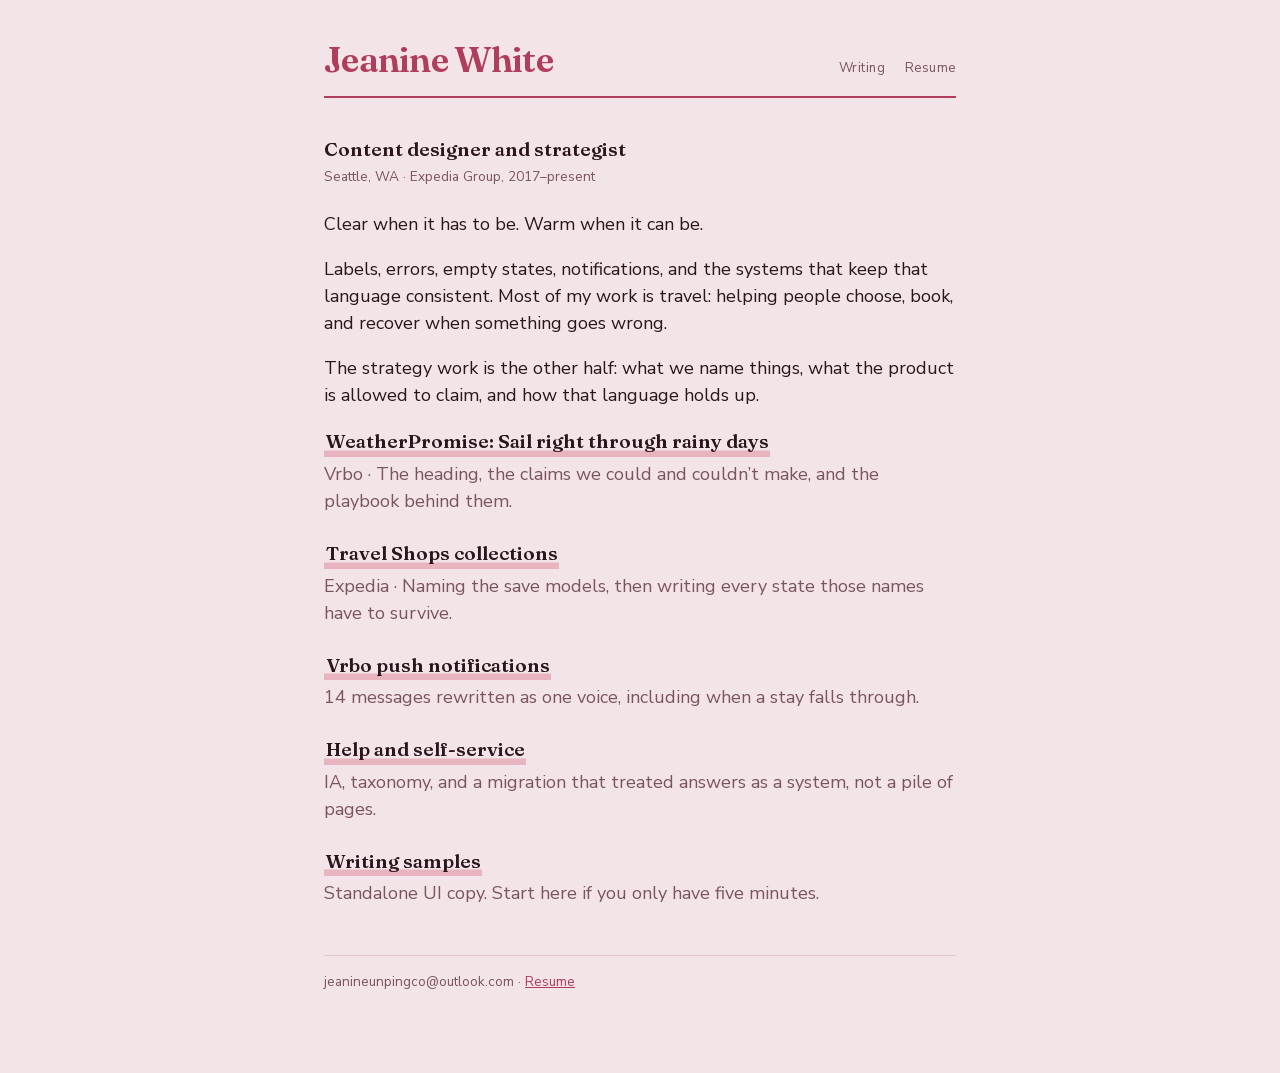
<file: index.html>
<!DOCTYPE html>
<html lang="en">
<head>
  <meta charset="utf-8">
  <meta name="viewport" content="width=device-width, initial-scale=1">
  <title>Jeanine White · Content designer and strategist</title>
  <link rel="stylesheet" href="styles.css?v=3">
</head>
<body>
  <div class="wrap">
    <header>
      <a class="mark" href="index.html"><em>Jeanine</em> <span>White</span></a>
      <nav>
        <a href="writing.html">Writing</a>
        <a href="resume.html">Resume</a>
      </nav>
    </header>

    <h1 class="home-title">Content designer and strategist</h1>
    <p class="meta">Seattle, WA · Expedia Group, 2017–present</p>

    <p>Clear when it has to be. Warm when it can be.</p>
    <p>Labels, errors, empty states, notifications, and the systems that keep that language consistent. Most of my work is travel: helping people choose, book, and recover when something goes wrong.</p>
    <p>The strategy work is the other half: what we name things, what the product is allowed to claim, and how that language holds up.</p>

    <div class="index-work">
      <h2><a href="weatherpromise.html">WeatherPromise: Sail right through rainy days</a></h2>
      <p>Vrbo · The heading, the claims we could and couldn’t make, and the playbook behind them.</p>

      <h2><a href="travel-shops.html">Travel Shops collections</a></h2>
      <p>Expedia · Naming the save models, then writing every state those names have to survive.</p>

      <h2><a href="vrbo-pushes.html">Vrbo push notifications</a></h2>
      <p>14 messages rewritten as one voice, including when a stay falls through.</p>

      <h2><a href="help.html">Help and self-service</a></h2>
      <p>IA, taxonomy, and a migration that treated answers as a system, not a pile of pages.</p>

      <h2><a href="writing.html">Writing samples</a></h2>
      <p>Standalone UI copy. Start here if you only have five minutes.</p>
    </div>

    <footer>
      jeanineunpingco@outlook.com · <a href="resume.html">Resume</a>
    </footer>
  </div>
</body>
</html>
</file>
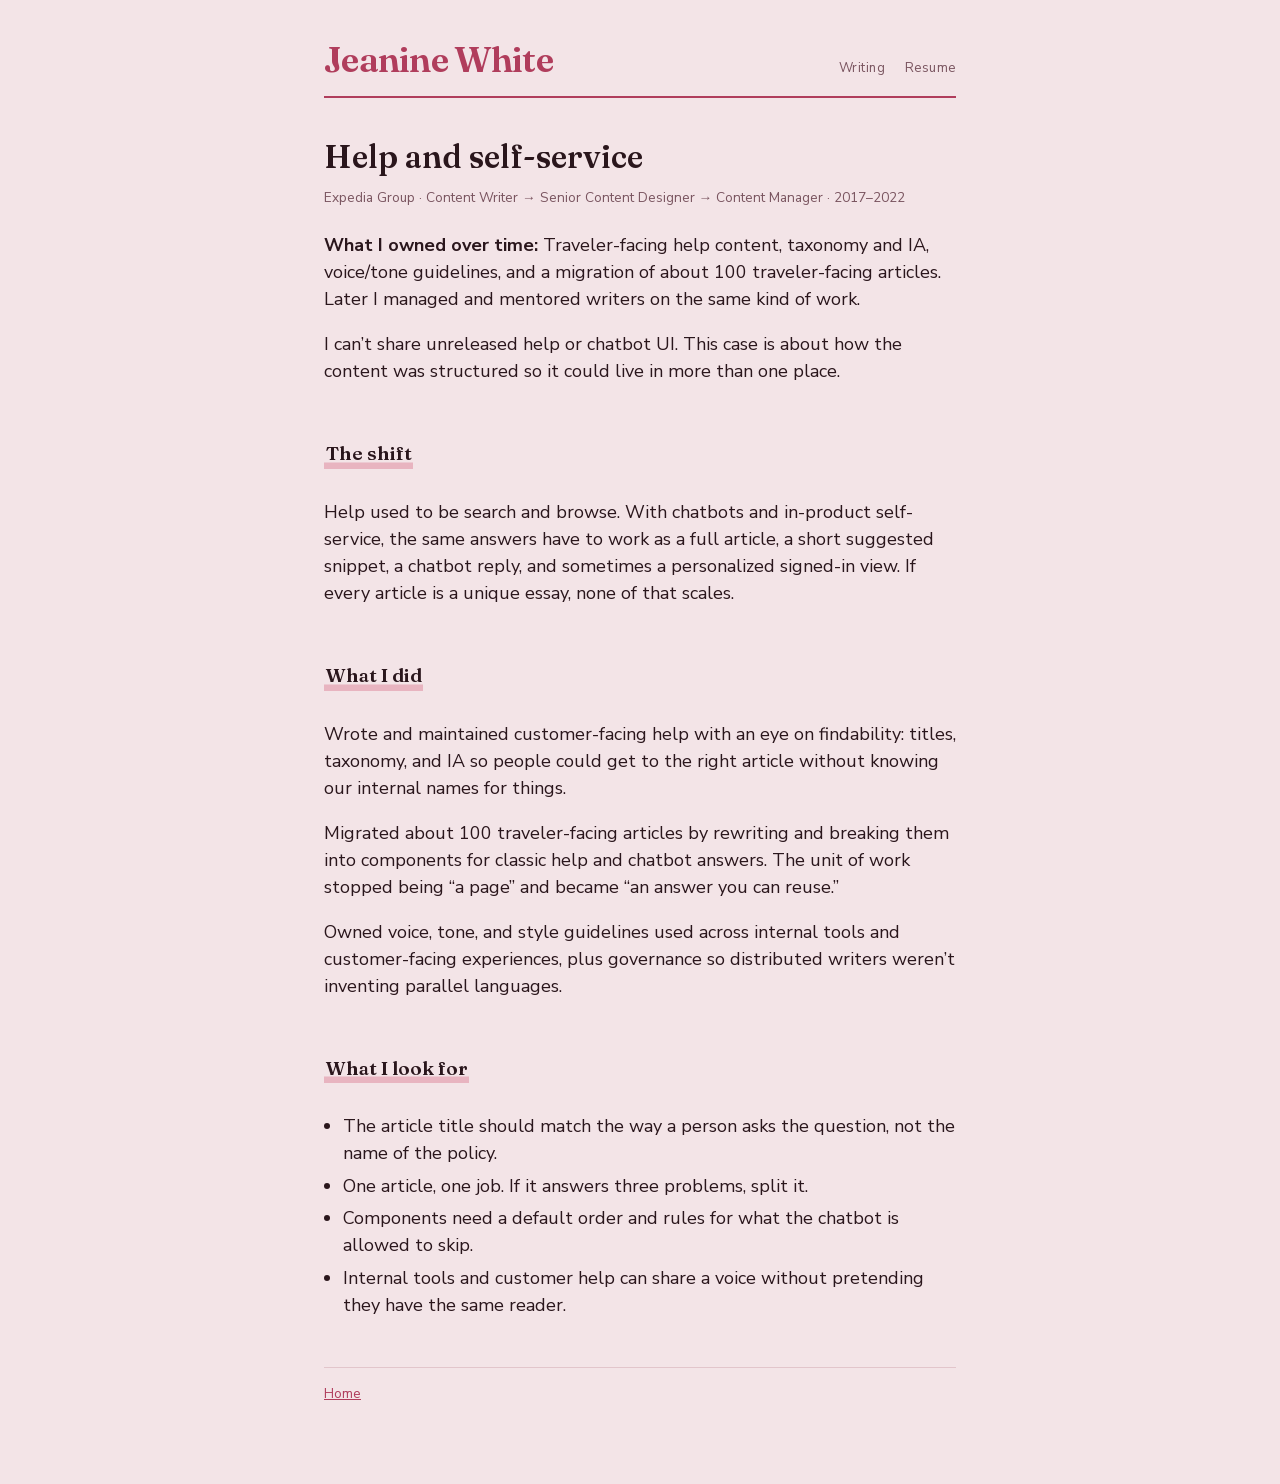
<file: help.html>
<!DOCTYPE html>
<html lang="en">
<head>
  <meta charset="utf-8">
  <meta name="viewport" content="width=device-width, initial-scale=1">
  <title>Help and self-service · Jeanine White</title>
  <link rel="stylesheet" href="styles.css?v=3">
</head>
<body>
  <div class="wrap">
    <header>
      <a class="mark" href="index.html"><em>Jeanine</em> <span>White</span></a>
      <nav>
        <a href="writing.html">Writing</a>
        <a href="resume.html">Resume</a>
      </nav>
    </header>

    <h1>Help and self-service</h1>
    <p class="meta">Expedia Group · Content Writer → Senior Content Designer → Content Manager · 2017–2022</p>
    <p><strong>What I owned over time:</strong> Traveler-facing help content, taxonomy and IA, voice/tone guidelines, and a migration of about 100 traveler-facing articles. Later I managed and mentored writers on the same kind of work.</p>
    <p>I can’t share unreleased help or chatbot UI. This case is about how the content was structured so it could live in more than one place.</p>

    <h2>The shift</h2>
    <p>Help used to be search and browse. With chatbots and in-product self-service, the same answers have to work as a full article, a short suggested snippet, a chatbot reply, and sometimes a personalized signed-in view. If every article is a unique essay, none of that scales.</p>

    <h2>What I did</h2>
    <p>Wrote and maintained customer-facing help with an eye on findability: titles, taxonomy, and IA so people could get to the right article without knowing our internal names for things.</p>
    <p>Migrated about 100 traveler-facing articles by rewriting and breaking them into components for classic help and chatbot answers. The unit of work stopped being “a page” and became “an answer you can reuse.”</p>
    <p>Owned voice, tone, and style guidelines used across internal tools and customer-facing experiences, plus governance so distributed writers weren’t inventing parallel languages.</p>

    <h2>What I look for</h2>
    <ul>
      <li>The article title should match the way a person asks the question, not the name of the policy.</li>
      <li>One article, one job. If it answers three problems, split it.</li>
      <li>Components need a default order and rules for what the chatbot is allowed to skip.</li>
      <li>Internal tools and customer help can share a voice without pretending they have the same reader.</li>
    </ul>

    <footer>
      <a href="index.html">Home</a>
    </footer>
  </div>
</body>
</html>
</file>
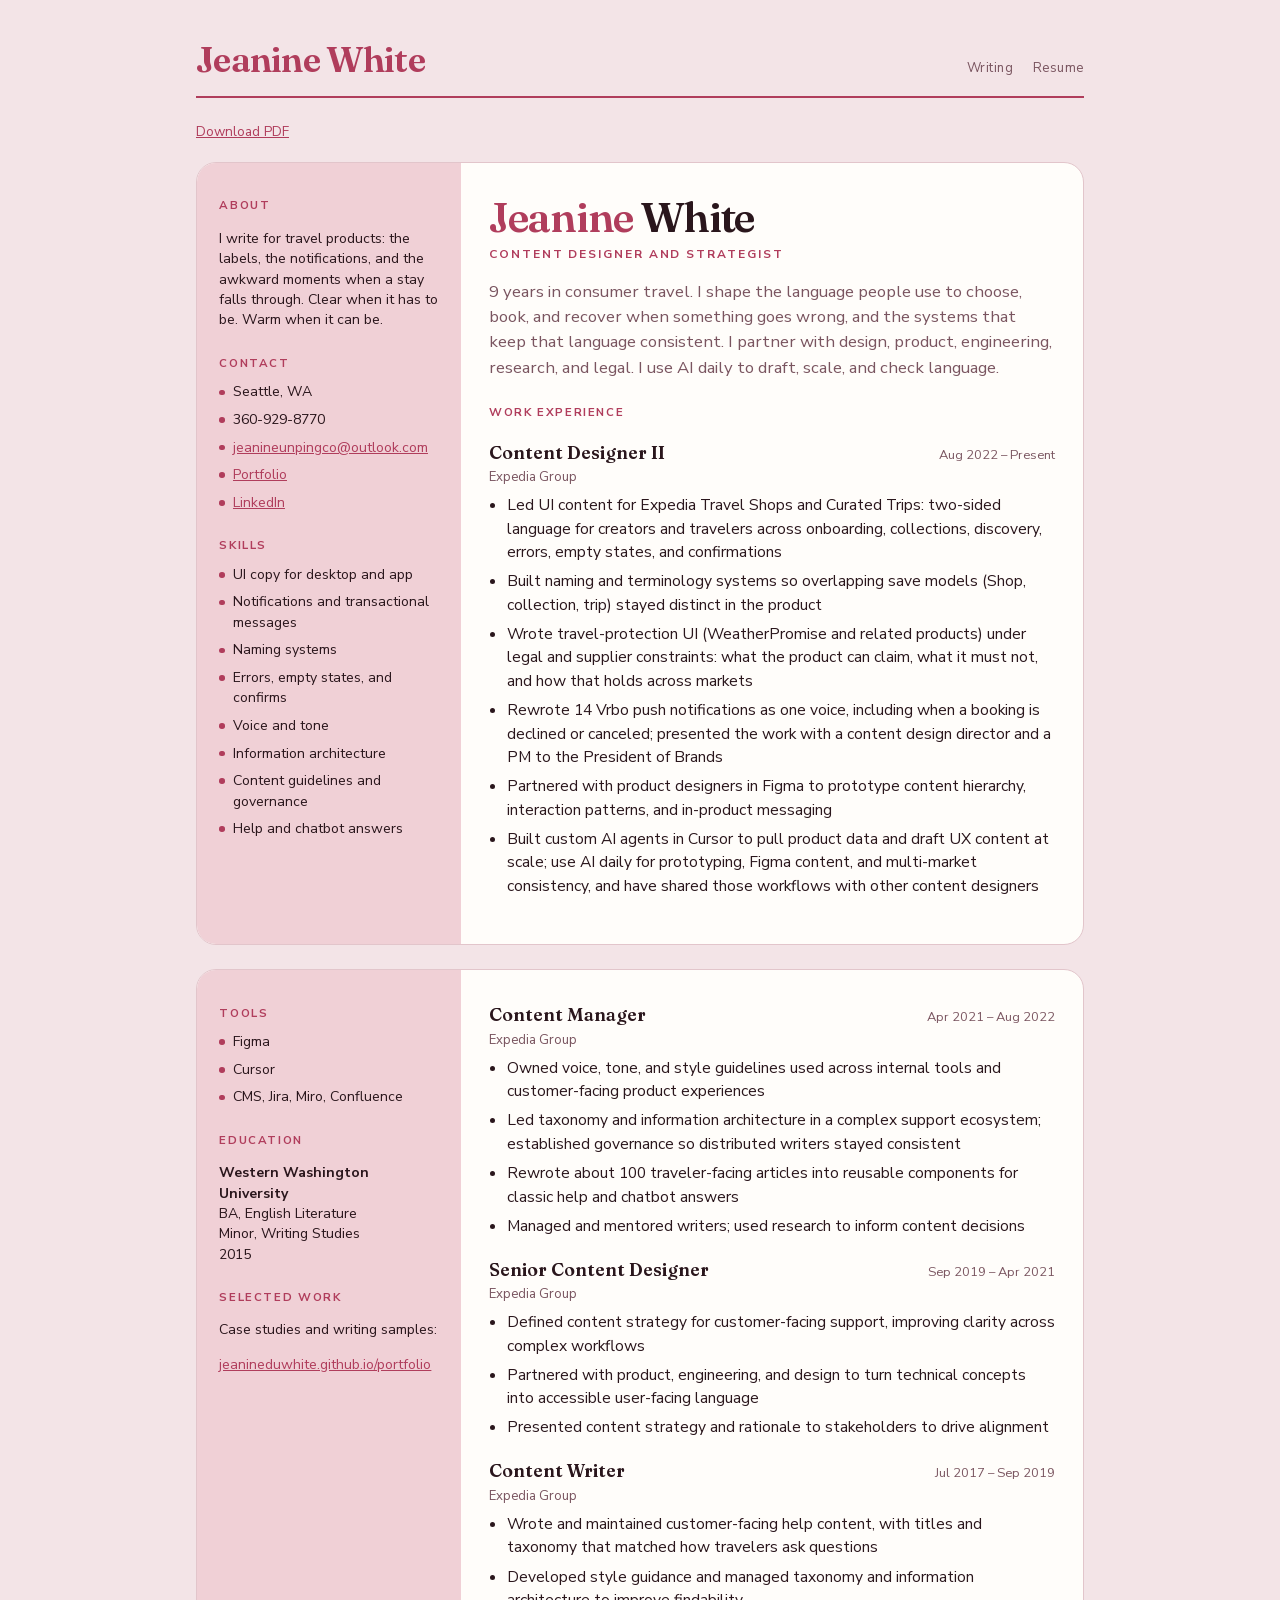
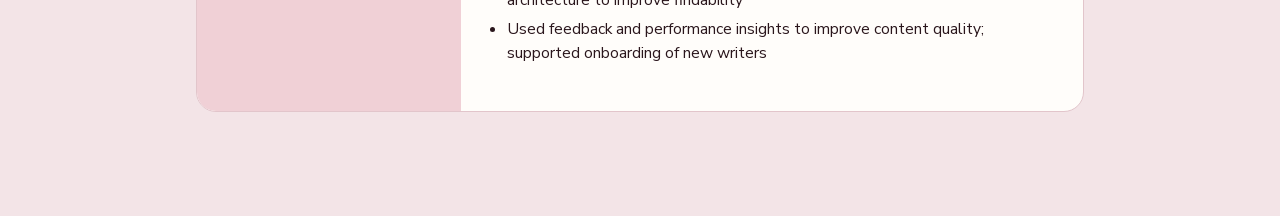
<file: resume.html>
<!DOCTYPE html>
<html lang="en">
<head>
  <meta charset="utf-8">
  <meta name="viewport" content="width=device-width, initial-scale=1">
  <title>Resume · Jeanine White</title>
  <link rel="stylesheet" href="styles.css?v=3">
  <style>
    @page { size: letter; margin: 0; }
    * { -webkit-print-color-adjust: exact; print-color-adjust: exact; }
  </style>
</head>
<body class="resume-page">
  <div class="wrap">
    <header>
      <a class="mark" href="index.html"><em>Jeanine</em> <span>White</span></a>
      <nav>
        <a href="writing.html">Writing</a>
        <a href="resume.html">Resume</a>
      </nav>
    </header>

    <p class="download"><a href="Jeanine-White-Resume.pdf">Download PDF</a></p>

    <div class="resume-sheet">
      <aside class="resume-side">
        <h2>About</h2>
        <p>I write for travel products: the labels, the notifications, and the awkward moments when a stay falls through. Clear when it has to be. Warm when it can be.</p>
        <h2>Contact</h2>
        <ul>
          <li>Seattle, WA</li>
          <li>360-929-8770</li>
          <li><a href="mailto:jeanineunpingco@outlook.com">jeanineunpingco@outlook.com</a></li>
          <li><a href="https://jeanineduwhite.github.io/portfolio/">Portfolio</a></li>
          <li><a href="https://www.linkedin.com/in/jeanineunpingco">LinkedIn</a></li>
        </ul>
        <h2>Skills</h2>
        <ul>
          <li>UI copy for desktop and app</li>
          <li>Notifications and transactional messages</li>
          <li>Naming systems</li>
          <li>Errors, empty states, and confirms</li>
          <li>Voice and tone</li>
          <li>Information architecture</li>
          <li>Content guidelines and governance</li>
          <li>Help and chatbot answers</li>
        </ul>
      </aside>
      <div class="resume-main">
        <h1 class="resume-name"><em>Jeanine</em> <span>White</span></h1>
        <p class="resume-kicker">Content designer and strategist</p>
        <p class="resume-intro">9 years in consumer travel. I shape the language people use to choose, book, and recover when something goes wrong, and the systems that keep that language consistent. I partner with design, product, engineering, research, and legal. I use AI daily to draft, scale, and check language.</p>
        <h2>Work experience</h2>
        <div class="resume-job">
          <div>
            <h3>Content Designer II</h3>
            <p class="co">Expedia Group</p>
          </div>
          <div class="dates">Aug 2022 – Present</div>
        </div>
        <ul>
          <li>Led UI content for Expedia Travel Shops and Curated Trips: two-sided language for creators and travelers across onboarding, collections, discovery, errors, empty states, and confirmations</li>
          <li>Built naming and terminology systems so overlapping save models (Shop, collection, trip) stayed distinct in the product</li>
          <li>Wrote travel-protection UI (WeatherPromise and related products) under legal and supplier constraints: what the product can claim, what it must not, and how that holds across markets</li>
          <li>Rewrote 14 Vrbo push notifications as one voice, including when a booking is declined or canceled; presented the work with a content design director and a PM to the President of Brands</li>
          <li>Partnered with product designers in Figma to prototype content hierarchy, interaction patterns, and in-product messaging</li>
          <li>Built custom AI agents in Cursor to pull product data and draft UX content at scale; use AI daily for prototyping, Figma content, and multi-market consistency, and have shared those workflows with other content designers</li>
        </ul>
      </div>
    </div>

    <div class="resume-sheet">
      <aside class="resume-side">
        <h2>Tools</h2>
        <ul>
          <li>Figma</li>
          <li>Cursor</li>
          <li>CMS, Jira, Miro, Confluence</li>
        </ul>
        <h2>Education</h2>
        <p><strong>Western Washington University</strong><br>
        BA, English Literature<br>
        Minor, Writing Studies<br>
        2015</p>
        <h2>Selected work</h2>
        <p>Case studies and writing samples:</p>
        <p><a href="https://jeanineduwhite.github.io/portfolio/">jeanineduwhite.github.io/portfolio</a></p>
      </aside>
      <div class="resume-main">
        <div class="resume-job cont">
          <div>
            <h3>Content Manager</h3>
            <p class="co">Expedia Group</p>
          </div>
          <div class="dates">Apr 2021 – Aug 2022</div>
        </div>
        <ul>
          <li>Owned voice, tone, and style guidelines used across internal tools and customer-facing product experiences</li>
          <li>Led taxonomy and information architecture in a complex support ecosystem; established governance so distributed writers stayed consistent</li>
          <li>Rewrote about 100 traveler-facing articles into reusable components for classic help and chatbot answers</li>
          <li>Managed and mentored writers; used research to inform content decisions</li>
        </ul>
        <div class="resume-job">
          <div>
            <h3>Senior Content Designer</h3>
            <p class="co">Expedia Group</p>
          </div>
          <div class="dates">Sep 2019 – Apr 2021</div>
        </div>
        <ul>
          <li>Defined content strategy for customer-facing support, improving clarity across complex workflows</li>
          <li>Partnered with product, engineering, and design to turn technical concepts into accessible user-facing language</li>
          <li>Presented content strategy and rationale to stakeholders to drive alignment</li>
        </ul>
        <div class="resume-job">
          <div>
            <h3>Content Writer</h3>
            <p class="co">Expedia Group</p>
          </div>
          <div class="dates">Jul 2017 – Sep 2019</div>
        </div>
        <ul>
          <li>Wrote and maintained customer-facing help content, with titles and taxonomy that matched how travelers ask questions</li>
          <li>Developed style guidance and managed taxonomy and information architecture to improve findability</li>
          <li>Used feedback and performance insights to improve content quality; supported onboarding of new writers</li>
        </ul>
      </div>
    </div>
  </div>
</body>
</html>
</file>
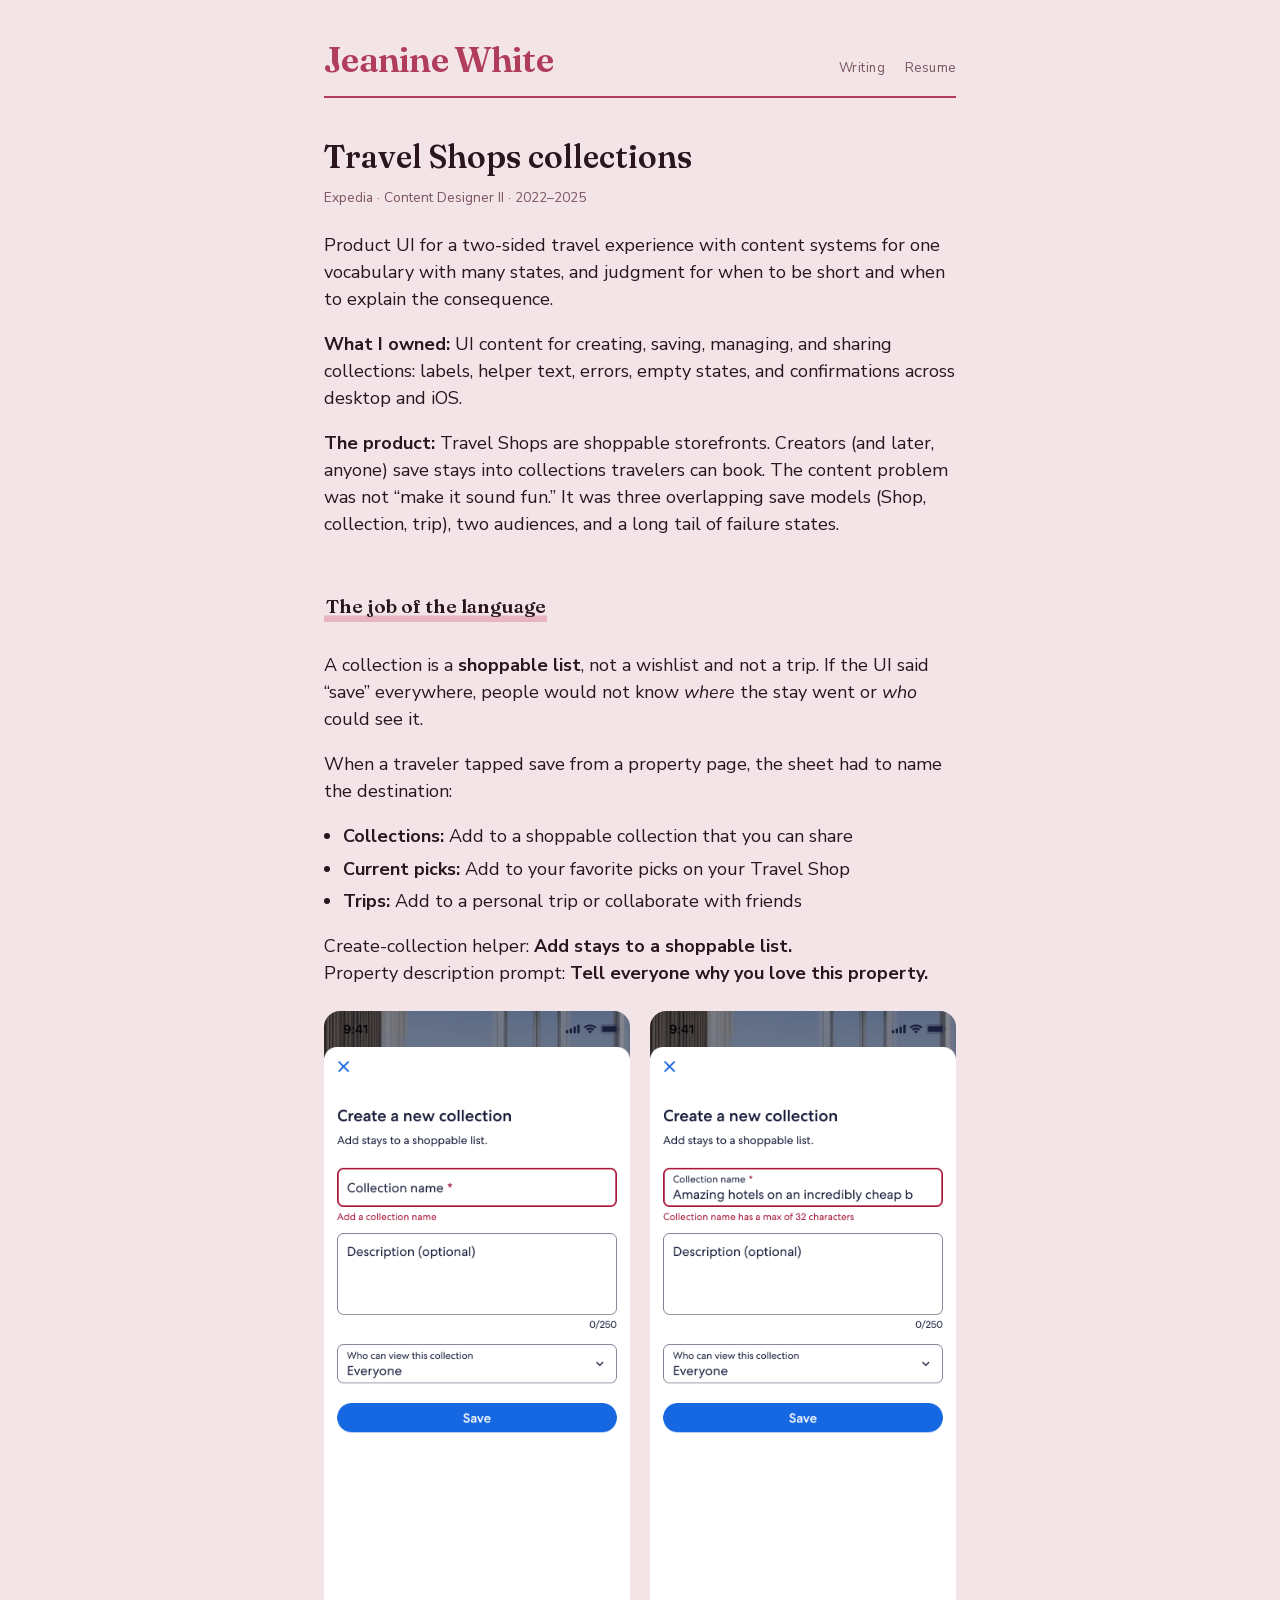
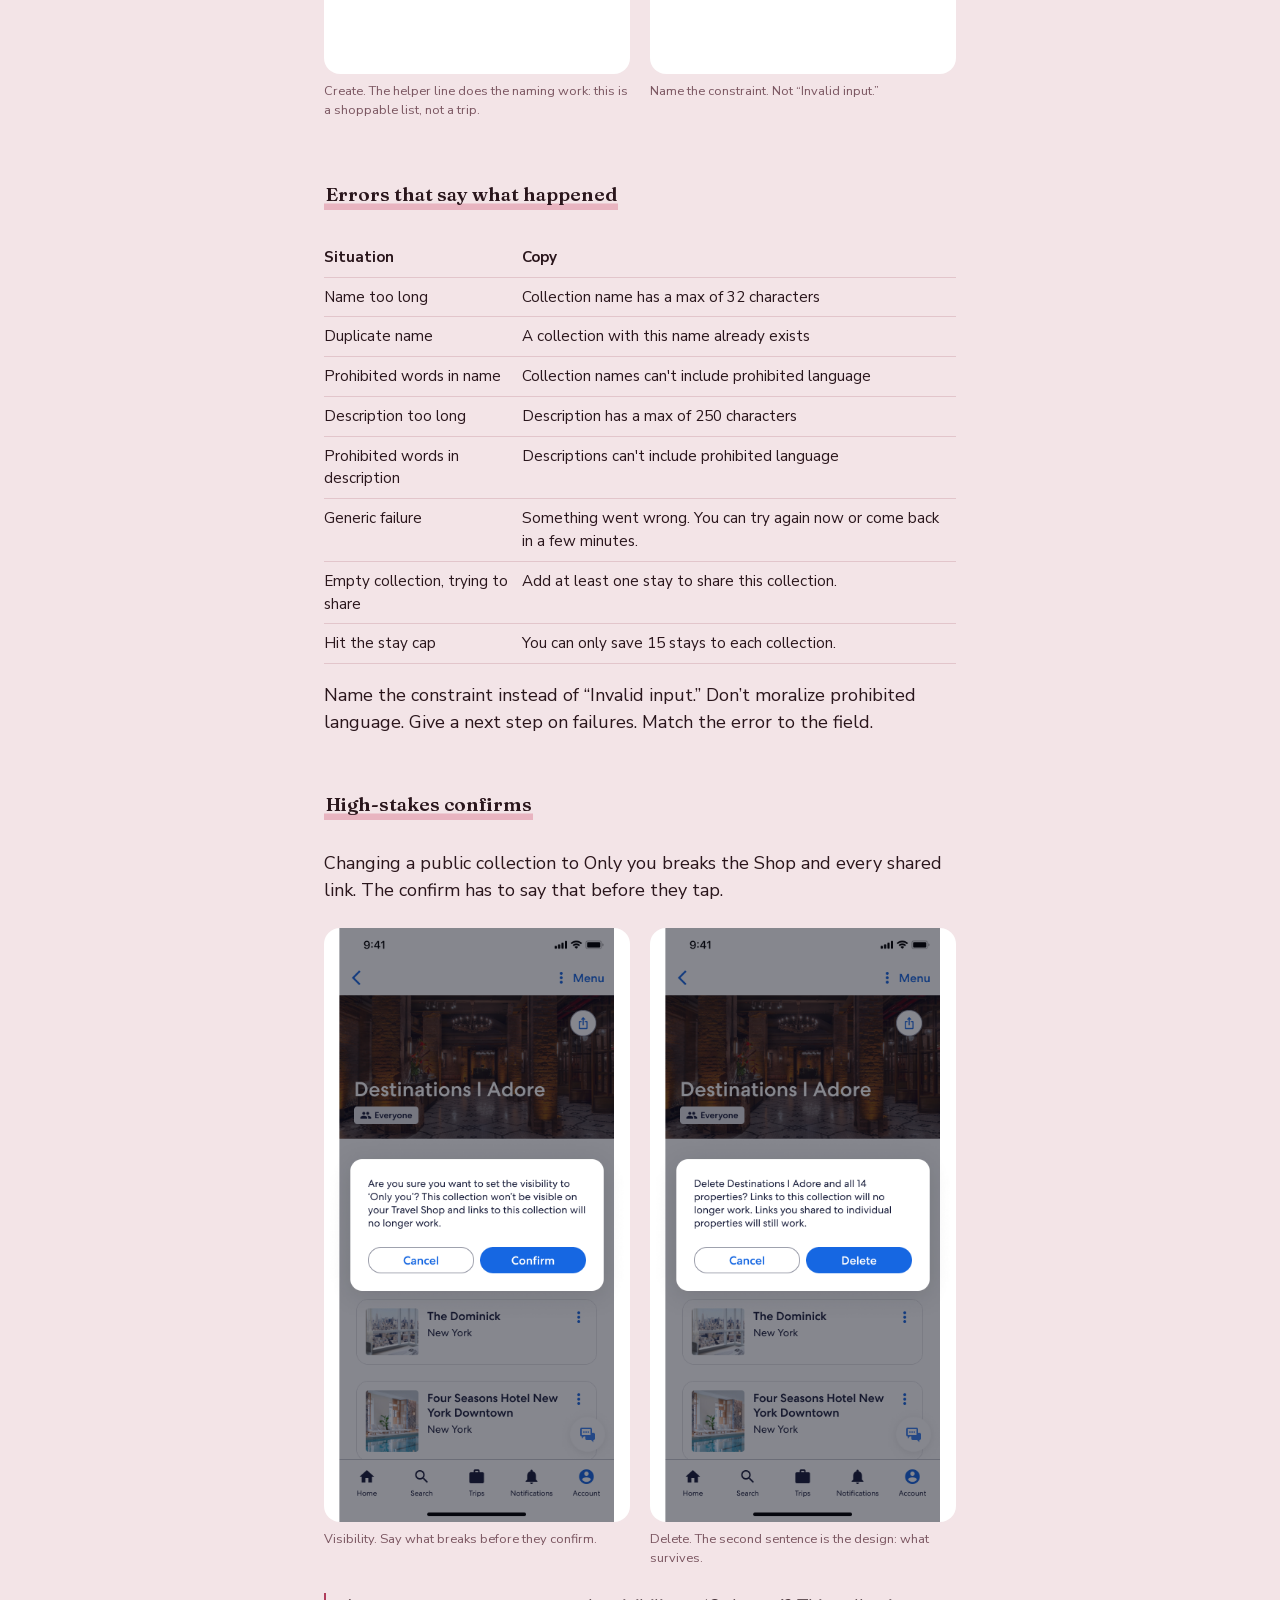
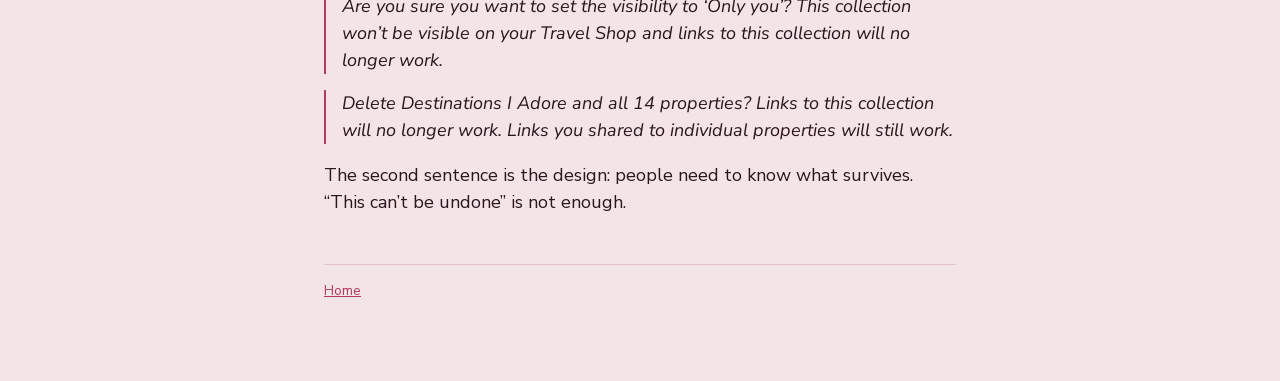
<file: travel-shops.html>
<!DOCTYPE html>
<html lang="en">
<head>
  <meta charset="utf-8">
  <meta name="viewport" content="width=device-width, initial-scale=1">
  <title>Travel Shops collections · Jeanine White</title>
  <link rel="stylesheet" href="styles.css?v=3">
</head>
<body>
  <div class="wrap">
    <header>
      <a class="mark" href="index.html"><em>Jeanine</em> <span>White</span></a>
      <nav>
        <a href="writing.html">Writing</a>
        <a href="resume.html">Resume</a>
      </nav>
    </header>

    <h1>Travel Shops collections</h1>
    <p class="meta">Expedia · Content Designer II · 2022–2025</p>

    <p>Product UI for a two-sided travel experience with content systems for one vocabulary with many states, and judgment for when to be short and when to explain the consequence.</p>
    <p><strong>What I owned:</strong> UI content for creating, saving, managing, and sharing collections: labels, helper text, errors, empty states, and confirmations across desktop and iOS.</p>
    <p><strong>The product:</strong> Travel Shops are shoppable storefronts. Creators (and later, anyone) save stays into collections travelers can book. The content problem was not “make it sound fun.” It was three overlapping save models (Shop, collection, trip), two audiences, and a long tail of failure states.</p>

    <h2>The job of the language</h2>
    <p>A collection is a <strong>shoppable list</strong>, not a wishlist and not a trip. If the UI said “save” everywhere, people would not know <em>where</em> the stay went or <em>who</em> could see it.</p>
    <p>When a traveler tapped save from a property page, the sheet had to name the destination:</p>
    <ul>
      <li><strong>Collections:</strong> Add to a shoppable collection that you can share</li>
      <li><strong>Current picks:</strong> Add to your favorite picks on your Travel Shop</li>
      <li><strong>Trips:</strong> Add to a personal trip or collaborate with friends</li>
    </ul>
    <p>Create-collection helper: <strong>Add stays to a shoppable list.</strong><br>
    Property description prompt: <strong>Tell everyone why you love this property.</strong></p>
    <div class="pair">
      <figure class="screen">
        <img src="images/ts-create.png" alt="Create a new collection sheet with helper text Add stays to a shoppable list">
        <figcaption>Create. The helper line does the naming work: this is a shoppable list, not a trip.</figcaption>
      </figure>
      <figure class="screen">
        <img src="images/ts-error-max-name.png" alt="Collection name field showing error Collection name has a max of 32 characters">
        <figcaption>Name the constraint. Not “Invalid input.”</figcaption>
      </figure>
    </div>

    <h2>Errors that say what happened</h2>
    <table>
      <thead><tr><th>Situation</th><th>Copy</th></tr></thead>
      <tbody>
        <tr><td>Name too long</td><td>Collection name has a max of 32 characters</td></tr>
        <tr><td>Duplicate name</td><td>A collection with this name already exists</td></tr>
        <tr><td>Prohibited words in name</td><td>Collection names can't include prohibited language</td></tr>
        <tr><td>Description too long</td><td>Description has a max of 250 characters</td></tr>
        <tr><td>Prohibited words in description</td><td>Descriptions can't include prohibited language</td></tr>
        <tr><td>Generic failure</td><td>Something went wrong. You can try again now or come back in a few minutes.</td></tr>
        <tr><td>Empty collection, trying to share</td><td>Add at least one stay to share this collection.</td></tr>
        <tr><td>Hit the stay cap</td><td>You can only save 15 stays to each collection.</td></tr>
      </tbody>
    </table>
    <p>Name the constraint instead of “Invalid input.” Don’t moralize prohibited language. Give a next step on failures. Match the error to the field.</p>

    <h2>High-stakes confirms</h2>
    <p>Changing a public collection to Only you breaks the Shop and every shared link. The confirm has to say that before they tap.</p>
    <div class="pair">
      <figure class="screen">
        <img src="images/ts-confirm-visibility.png" alt="Confirm dialog: setting visibility to Only you will hide the collection on the Travel Shop and break shared links">
        <figcaption>Visibility. Say what breaks before they confirm.</figcaption>
      </figure>
      <figure class="screen">
        <img src="images/ts-confirm-delete.png" alt="Delete dialog: collection links will stop working, individual property links will still work">
        <figcaption>Delete. The second sentence is the design: what survives.</figcaption>
      </figure>
    </div>
    <blockquote>Are you sure you want to set the visibility to ‘Only you’? This collection won’t be visible on your Travel Shop and links to this collection will no longer work.</blockquote>
    <blockquote>Delete Destinations I Adore and all 14 properties? Links to this collection will no longer work. Links you shared to individual properties will still work.</blockquote>
    <p>The second sentence is the design: people need to know what survives. “This can’t be undone” is not enough.</p>

    <footer>
      <a href="index.html">Home</a>
    </footer>
  </div>
</body>
</html>
</file>
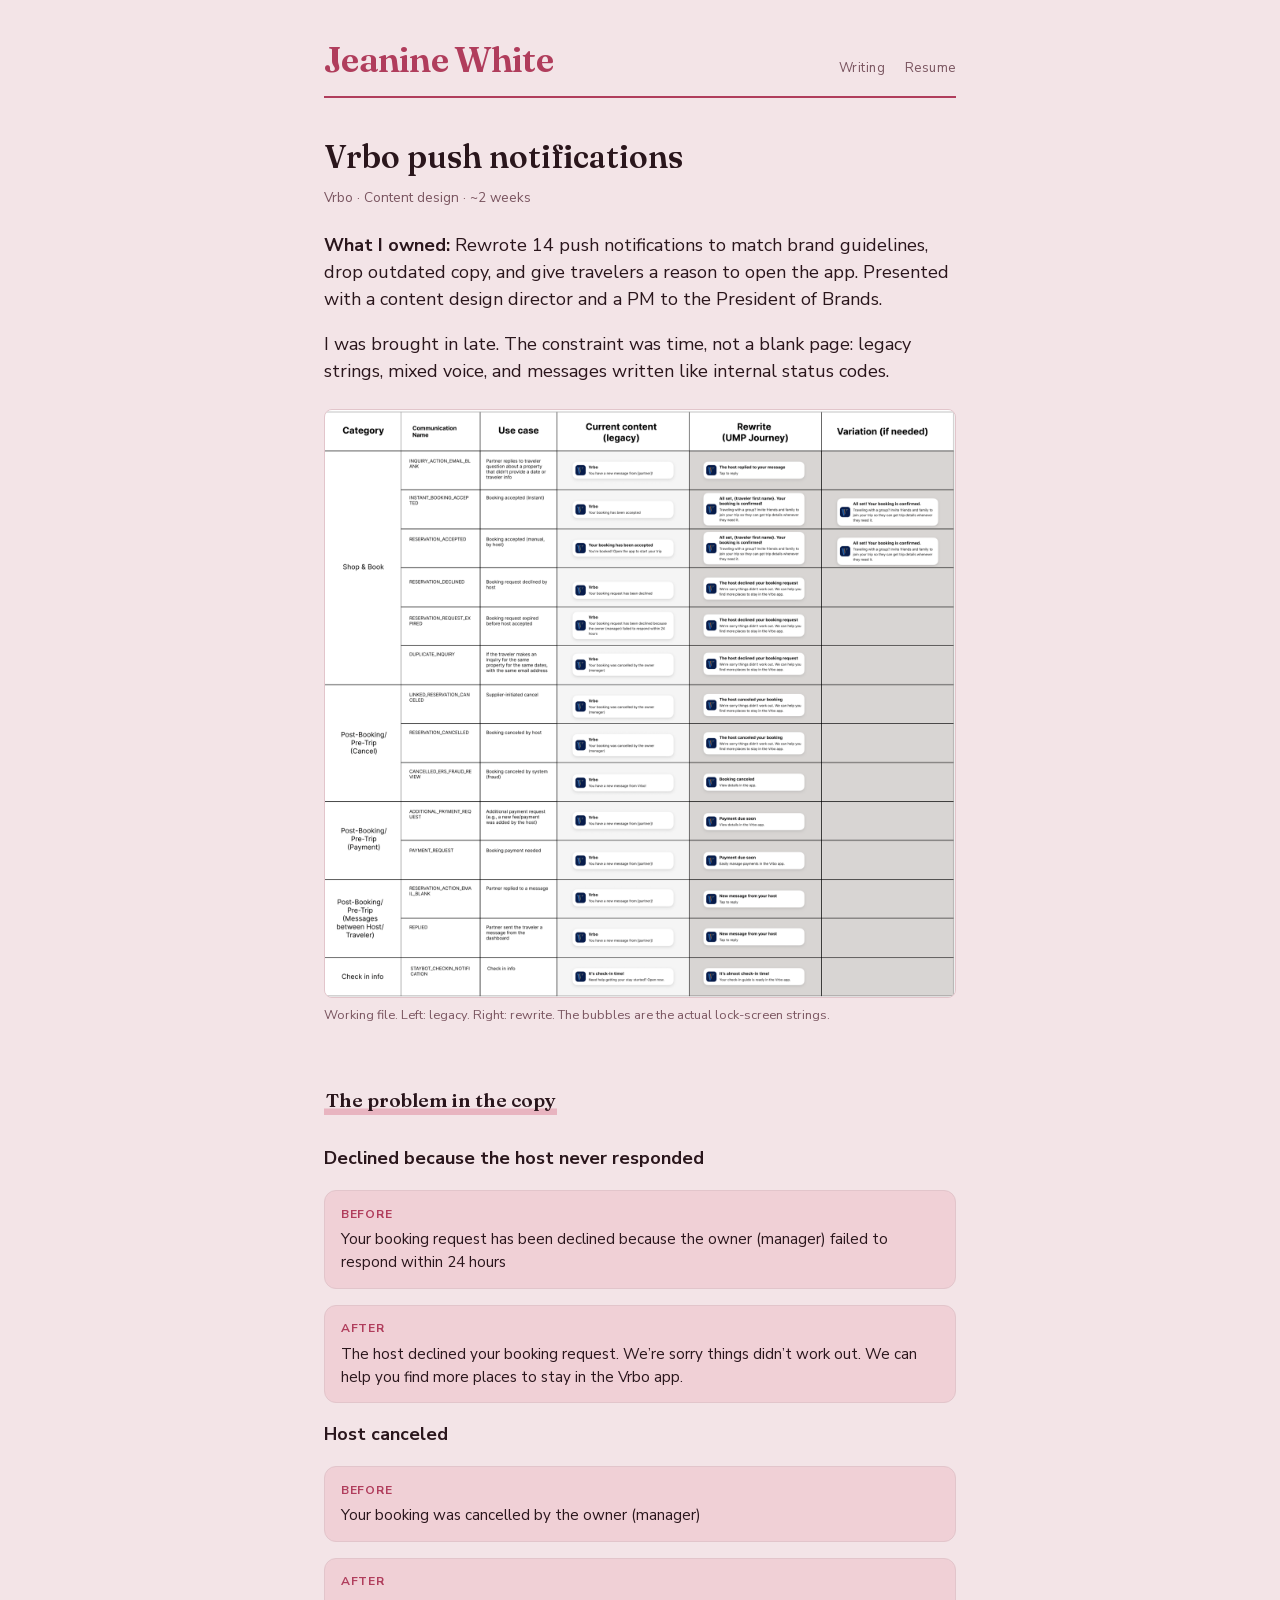
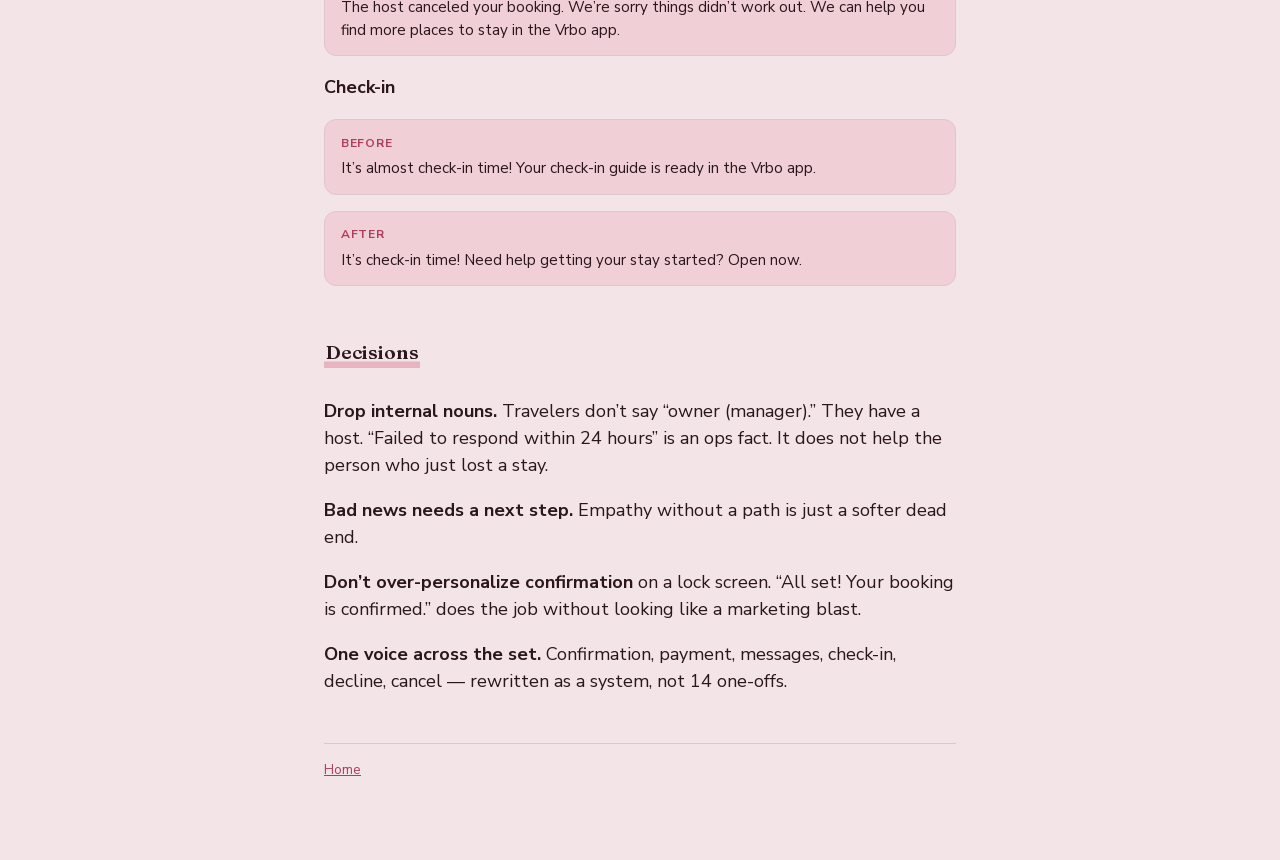
<file: vrbo-pushes.html>
<!DOCTYPE html>
<html lang="en">
<head>
  <meta charset="utf-8">
  <meta name="viewport" content="width=device-width, initial-scale=1">
  <title>Vrbo push notifications · Jeanine White</title>
  <link rel="stylesheet" href="styles.css?v=3">
</head>
<body>
  <div class="wrap">
    <header>
      <a class="mark" href="index.html"><em>Jeanine</em> <span>White</span></a>
      <nav>
        <a href="writing.html">Writing</a>
        <a href="resume.html">Resume</a>
      </nav>
    </header>

    <h1>Vrbo push notifications</h1>
    <p class="meta">Vrbo · Content design · ~2 weeks</p>
    <p><strong>What I owned:</strong> Rewrote 14 push notifications to match brand guidelines, drop outdated copy, and give travelers a reason to open the app. Presented with a content design director and a PM to the President of Brands.</p>
    <p>I was brought in late. The constraint was time, not a blank page: legacy strings, mixed voice, and messages written like internal status codes.</p>
    <figure class="screen wide">
      <img src="images/vrbo-pushes.png" alt="Working table of Vrbo push notifications showing legacy copy next to rewritten lock-screen messages">
      <figcaption>Working file. Left: legacy. Right: rewrite. The bubbles are the actual lock-screen strings.</figcaption>
    </figure>

    <h2>The problem in the copy</h2>
    <p><strong>Declined because the host never responded</strong></p>
    <div class="sample"><strong>Before</strong>Your booking request has been declined because the owner (manager) failed to respond within 24 hours</div>
    <div class="sample"><strong>After</strong>The host declined your booking request. We’re sorry things didn’t work out. We can help you find more places to stay in the Vrbo app.</div>

    <p><strong>Host canceled</strong></p>
    <div class="sample"><strong>Before</strong>Your booking was cancelled by the owner (manager)</div>
    <div class="sample"><strong>After</strong>The host canceled your booking. We’re sorry things didn’t work out. We can help you find more places to stay in the Vrbo app.</div>

    <p><strong>Check-in</strong></p>
    <div class="sample"><strong>Before</strong>It’s almost check-in time! Your check-in guide is ready in the Vrbo app.</div>
    <div class="sample"><strong>After</strong>It’s check-in time! Need help getting your stay started? Open now.</div>

    <h2>Decisions</h2>
    <p><strong>Drop internal nouns.</strong> Travelers don’t say “owner (manager).” They have a host. “Failed to respond within 24 hours” is an ops fact. It does not help the person who just lost a stay.</p>
    <p><strong>Bad news needs a next step.</strong> Empathy without a path is just a softer dead end.</p>
    <p><strong>Don’t over-personalize confirmation</strong> on a lock screen. “All set! Your booking is confirmed.” does the job without looking like a marketing blast.</p>
    <p><strong>One voice across the set.</strong> Confirmation, payment, messages, check-in, decline, cancel — rewritten as a system, not 14 one-offs.</p>

    <footer>
      <a href="index.html">Home</a>
    </footer>
  </div>
</body>
</html>
</file>
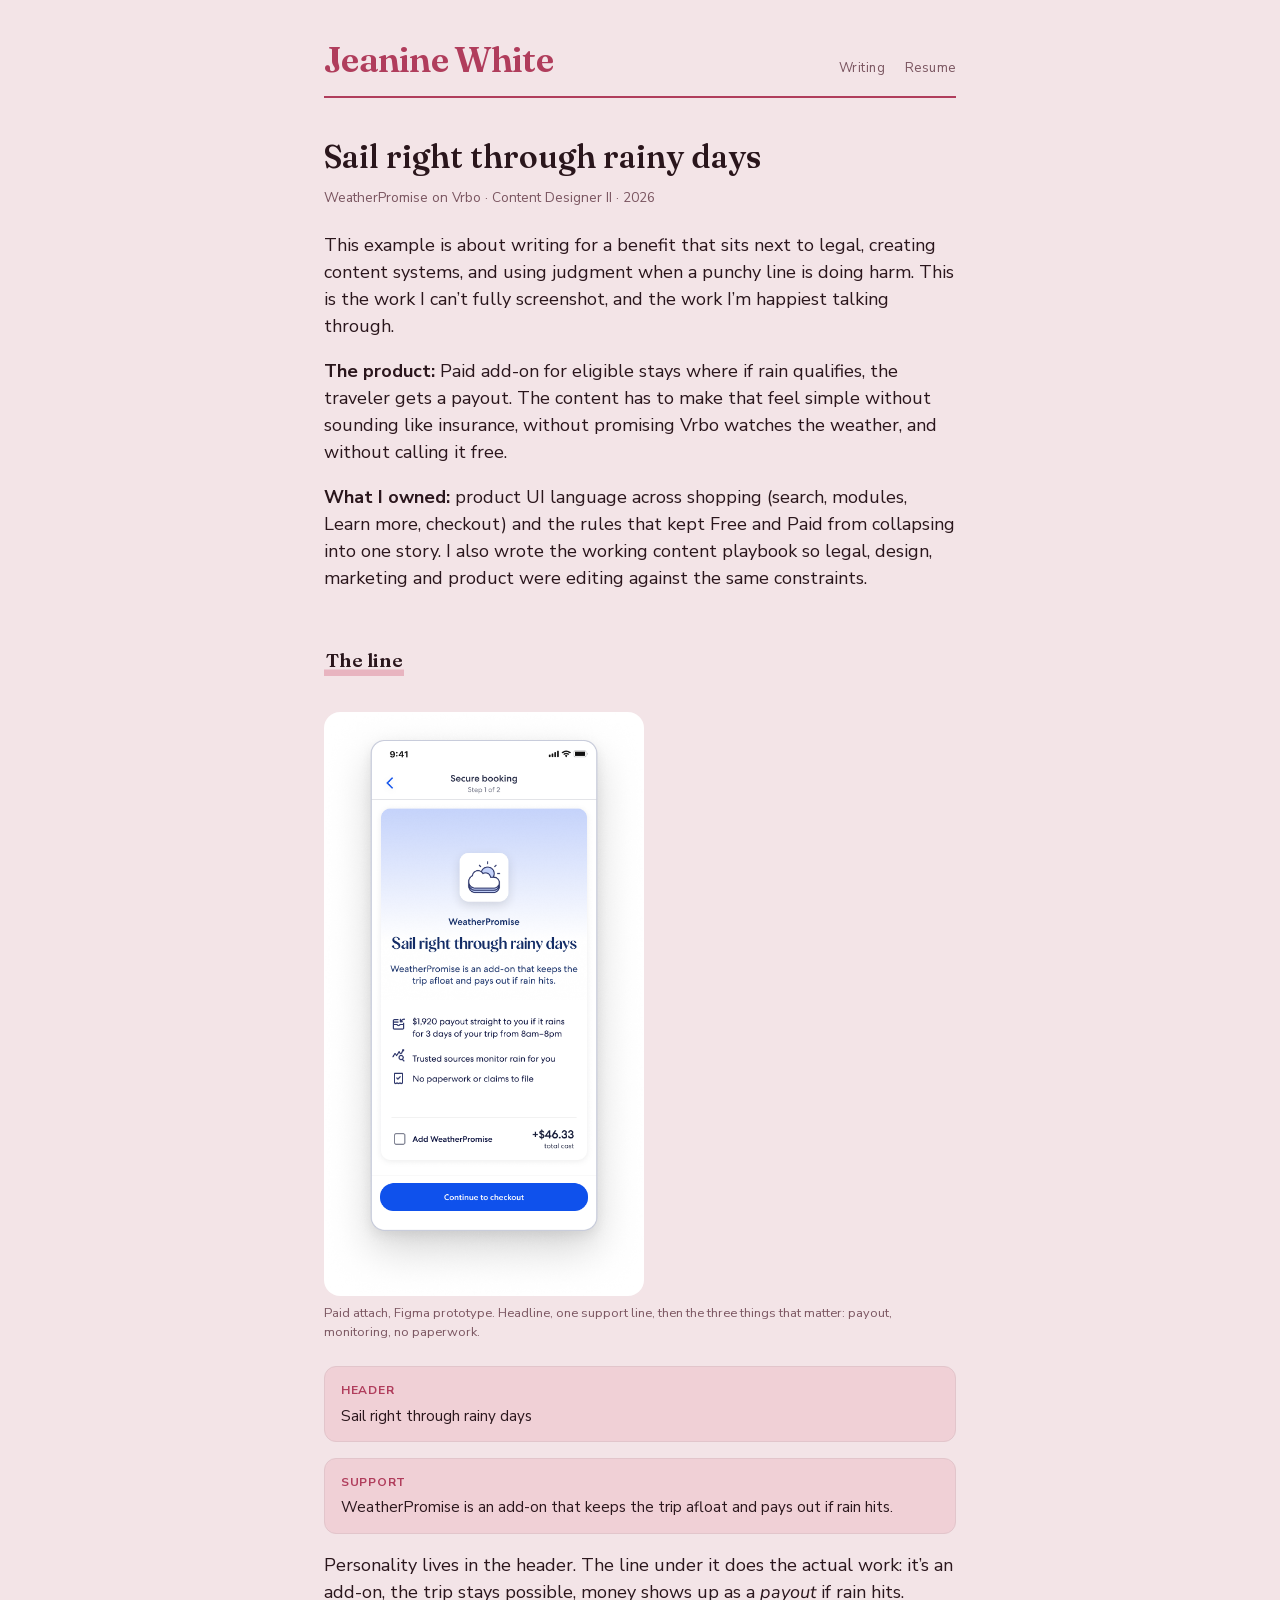
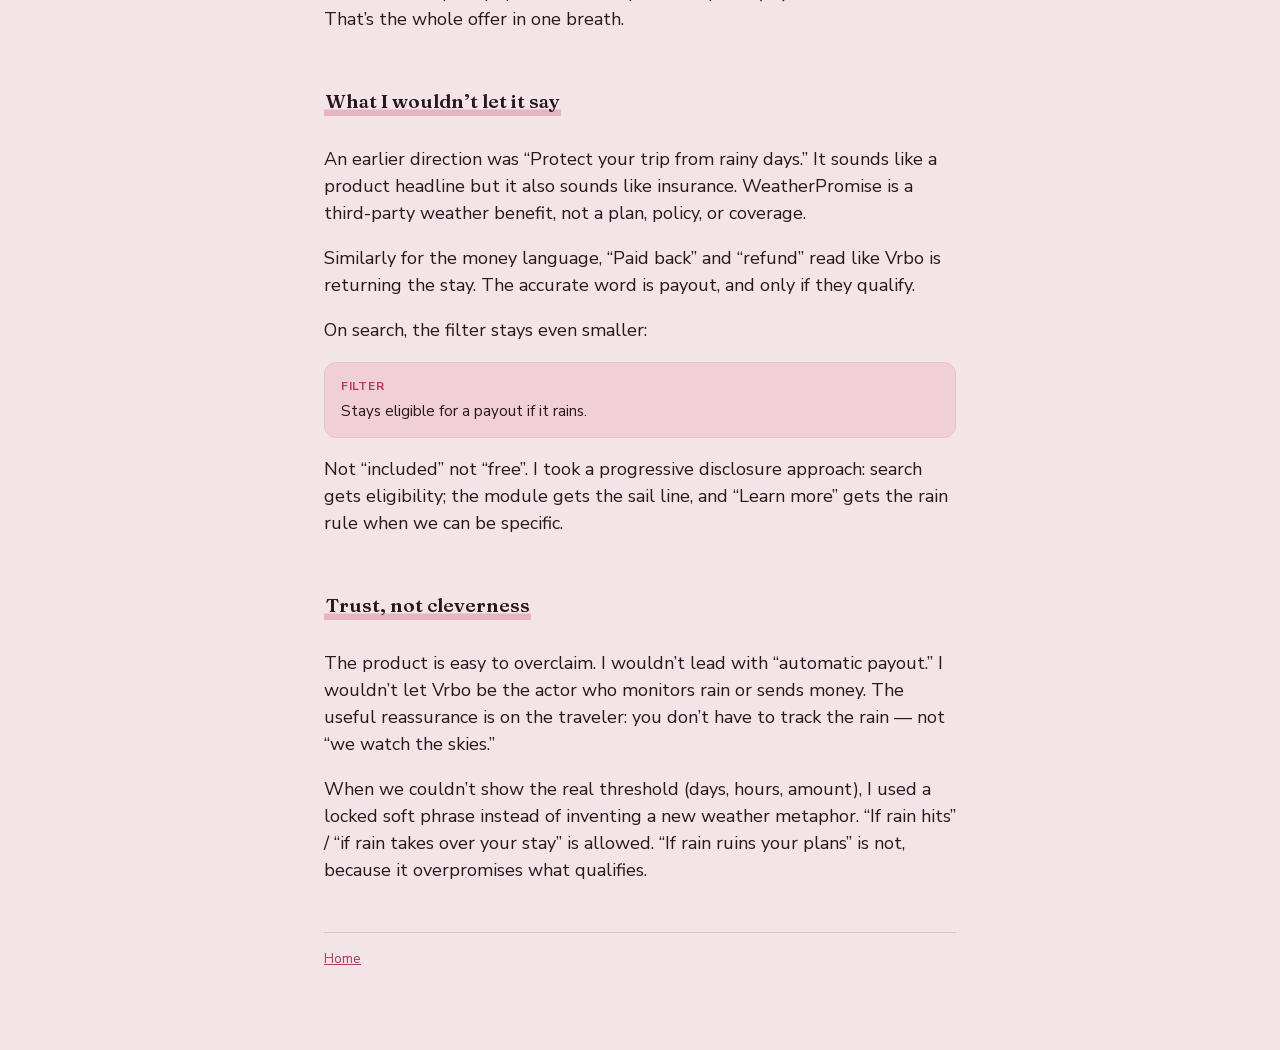
<file: weatherpromise.html>
<!DOCTYPE html>
<html lang="en">
<head>
  <meta charset="utf-8">
  <meta name="viewport" content="width=device-width, initial-scale=1">
  <title>WeatherPromise · Jeanine White</title>
  <link rel="stylesheet" href="styles.css?v=3">
</head>
<body>
  <div class="wrap">
    <header>
      <a class="mark" href="index.html"><em>Jeanine</em> <span>White</span></a>
      <nav>
        <a href="writing.html">Writing</a>
        <a href="resume.html">Resume</a>
      </nav>
    </header>

    <h1>Sail right through rainy days</h1>
    <p class="meta">WeatherPromise on Vrbo · Content Designer II · 2026</p>

    <p>This example is about writing for a benefit that sits next to legal, creating content systems, and using judgment when a punchy line is doing harm. This is the work I can’t fully screenshot, and the work I’m happiest talking through.</p>

    <p><strong>The product:</strong> Paid add-on for eligible stays where if rain qualifies, the traveler gets a payout. The content has to make that feel simple without sounding like insurance, without promising Vrbo watches the weather, and without calling it free.</p>
    <p><strong>What I owned:</strong> product UI language across shopping (search, modules, Learn more, checkout) and the rules that kept Free and Paid from collapsing into one story. I also wrote the working content playbook so legal, design, marketing and product were editing against the same constraints.</p>

    <h2>The line</h2>
    <figure class="screen">
      <img src="images/wp-hero.png" alt="Mobile checkout step: WeatherPromise module with headline Sail right through rainy days, payout details, and Add WeatherPromise checkbox">
      <figcaption>Paid attach, Figma prototype. Headline, one support line, then the three things that matter: payout, monitoring, no paperwork.</figcaption>
    </figure>
    <div class="sample">
      <strong>Header</strong>
      Sail right through rainy days
    </div>
    <div class="sample">
      <strong>Support</strong>
      WeatherPromise is an add-on that keeps the trip afloat and pays out if rain hits.
    </div>
    <p>Personality lives in the header. The line under it does the actual work: it’s an add-on, the trip stays possible, money shows up as a <em>payout</em> if rain hits. That’s the whole offer in one breath.</p>

    <h2>What I wouldn’t let it say</h2>
    <p>An earlier direction was “Protect your trip from rainy days.” It sounds like a product headline but it also sounds like insurance. WeatherPromise is a third-party weather benefit, not a plan, policy, or coverage.</p>
    <p>Similarly for the money language, “Paid back” and “refund” read like Vrbo is returning the stay. The accurate word is payout, and only if they qualify.</p>
    <p>On search, the filter stays even smaller:</p>
    <div class="sample">
      <strong>Filter</strong>
      Stays eligible for a payout if it rains.
    </div>
    <p>Not “included” not “free”. I took a progressive disclosure approach: search gets eligibility; the module gets the sail line, and “Learn more” gets the rain rule when we can be specific.</p>

    <h2>Trust, not cleverness</h2>
    <p>The product is easy to overclaim. I wouldn’t lead with “automatic payout.” I wouldn’t let Vrbo be the actor who monitors rain or sends money. The useful reassurance is on the traveler: you don’t have to track the rain — not “we watch the skies.”</p>
    <p>When we couldn’t show the real threshold (days, hours, amount), I used a locked soft phrase instead of inventing a new weather metaphor. “If rain hits” / “if rain takes over your stay” is allowed. “If rain ruins your plans” is not, because it overpromises what qualifies.</p>

    <footer>
      <a href="index.html">Home</a>
    </footer>
  </div>
</body>
</html>
</file>
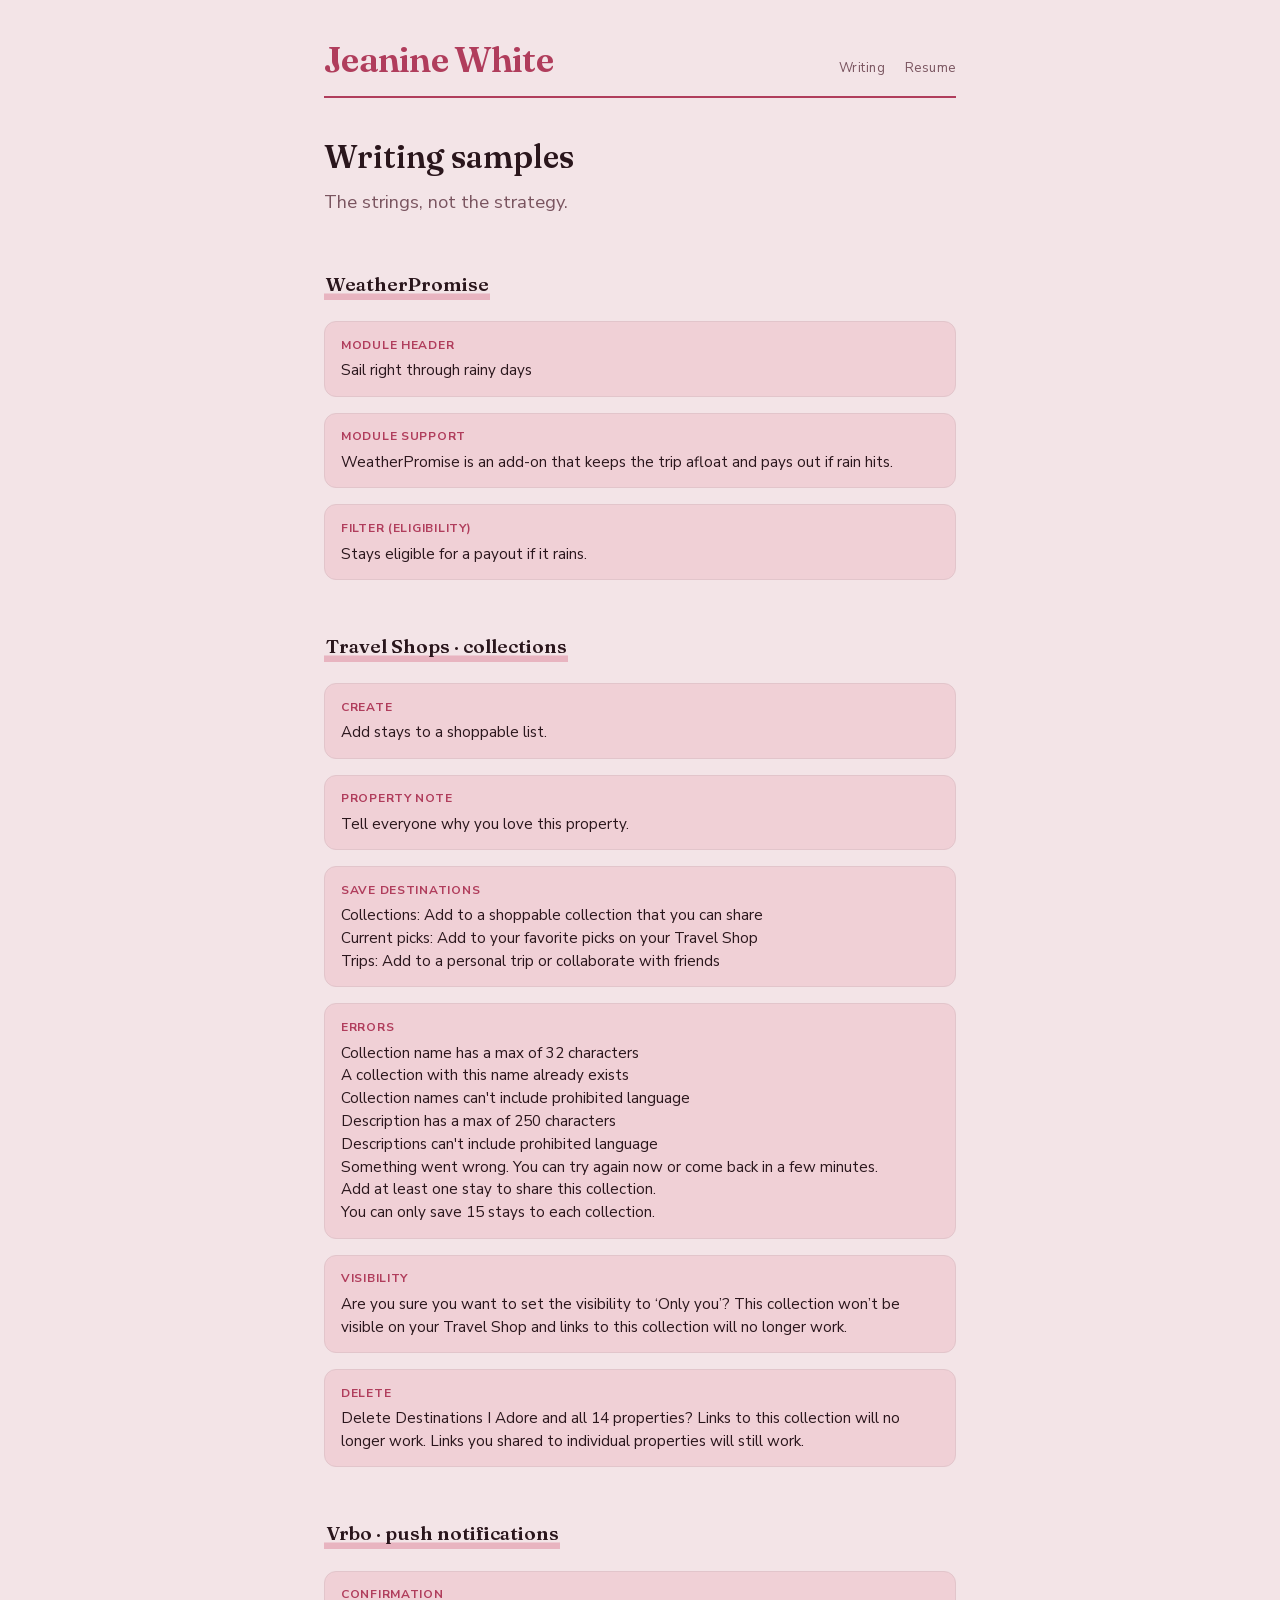
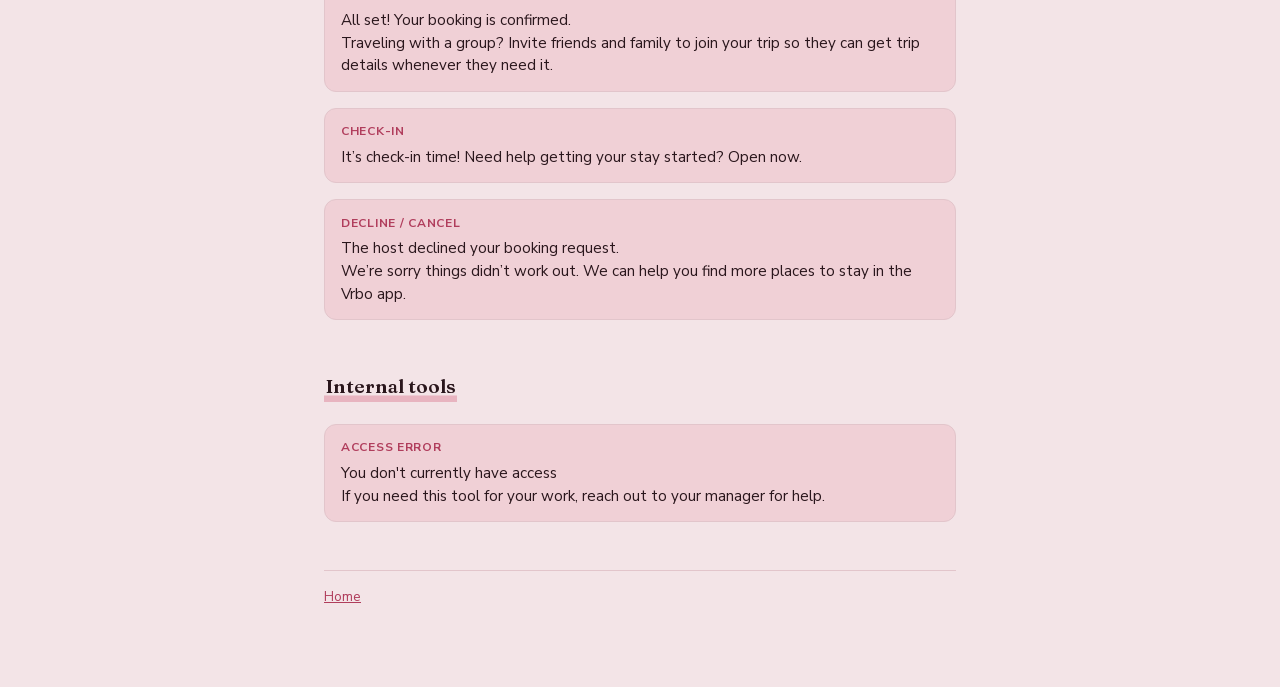
<file: writing.html>
<!DOCTYPE html>
<html lang="en">
<head>
  <meta charset="utf-8">
  <meta name="viewport" content="width=device-width, initial-scale=1">
  <title>Writing samples · Jeanine White</title>
  <link rel="stylesheet" href="styles.css?v=3">
</head>
<body>
  <div class="wrap">
    <header>
      <a class="mark" href="index.html"><em>Jeanine</em> <span>White</span></a>
      <nav>
        <a href="writing.html">Writing</a>
        <a href="resume.html">Resume</a>
      </nav>
    </header>

    <h1>Writing samples</h1>
    <p class="lede">The strings, not the strategy.</p>

    <h2>WeatherPromise</h2>
    <div class="sample">
      <strong>Module header</strong>
      Sail right through rainy days
    </div>
    <div class="sample">
      <strong>Module support</strong>
      WeatherPromise is an add-on that keeps the trip afloat and pays out if rain hits.
    </div>
    <div class="sample">
      <strong>Filter (eligibility)</strong>
      Stays eligible for a payout if it rains.
    </div>

    <h2>Travel Shops · collections</h2>
    <div class="sample">
      <strong>Create</strong>
      Add stays to a shoppable list.
    </div>
    <div class="sample">
      <strong>Property note</strong>
      Tell everyone why you love this property.
    </div>
    <div class="sample">
      <strong>Save destinations</strong>
      Collections: Add to a shoppable collection that you can share<br>
      Current picks: Add to your favorite picks on your Travel Shop<br>
      Trips: Add to a personal trip or collaborate with friends
    </div>
    <div class="sample">
      <strong>Errors</strong>
      Collection name has a max of 32 characters<br>
      A collection with this name already exists<br>
      Collection names can't include prohibited language<br>
      Description has a max of 250 characters<br>
      Descriptions can't include prohibited language<br>
      Something went wrong. You can try again now or come back in a few minutes.<br>
      Add at least one stay to share this collection.<br>
      You can only save 15 stays to each collection.
    </div>
    <div class="sample">
      <strong>Visibility</strong>
      Are you sure you want to set the visibility to ‘Only you’? This collection won’t be visible on your Travel Shop and links to this collection will no longer work.
    </div>
    <div class="sample">
      <strong>Delete</strong>
      Delete Destinations I Adore and all 14 properties? Links to this collection will no longer work. Links you shared to individual properties will still work.
    </div>

    <h2>Vrbo · push notifications</h2>
    <div class="sample">
      <strong>Confirmation</strong>
      All set! Your booking is confirmed.<br>
      Traveling with a group? Invite friends and family to join your trip so they can get trip details whenever they need it.
    </div>
    <div class="sample">
      <strong>Check-in</strong>
      It’s check-in time! Need help getting your stay started? Open now.
    </div>
    <div class="sample">
      <strong>Decline / cancel</strong>
      The host declined your booking request.<br>
      We’re sorry things didn’t work out. We can help you find more places to stay in the Vrbo app.
    </div>

    <h2>Internal tools</h2>
    <div class="sample">
      <strong>Access error</strong>
      You don't currently have access<br>
      If you need this tool for your work, reach out to your manager for help.
    </div>

    <footer>
      <a href="index.html">Home</a>
    </footer>
  </div>
</body>
</html>
</file>
<file: styles.css>
@import url("https://fonts.googleapis.com/css2?family=Fraunces:opsz,wght@9..144,600&family=Nunito+Sans:ital,wght@0,400;0,600;0,700;1,400&display=swap");

@font-face {
  font-family: "Fraunces";
  src: url("fonts/fraunces.woff2") format("woff2");
  font-weight: 500 700;
  font-style: normal;
  font-display: swap;
}
@font-face {
  font-family: "Nunito Sans";
  src: url("fonts/nunito-sans.woff2") format("woff2");
  font-weight: 400 700;
  font-style: normal;
  font-display: swap;
}
@font-face {
  font-family: "Nunito Sans";
  src: url("fonts/nunito-sans-italic.woff2") format("woff2");
  font-weight: 400;
  font-style: italic;
  font-display: swap;
}

:root {
  --bg: #f3e4e7;
  --paper: #fffdfa;
  --ink: #2a161c;
  --muted: #7a5560;
  --line: #e2c5cb;
  --accent: #b03d5c;
  --accent-soft: #f0d0d6;
  --highlight: #e8b4c0;
  --display: "Fraunces", Georgia, serif;
  --sans: "Nunito Sans", -apple-system, BlinkMacSystemFont, "Segoe UI", sans-serif;
}

* { box-sizing: border-box; }
html { scroll-behavior: smooth; }
body {
  margin: 0;
  background: var(--bg);
  color: var(--ink);
  font-family: var(--sans);
  font-size: 1.125rem;
  line-height: 1.5;
}

.wrap {
  max-width: 42rem;
  margin: 0 auto;
  padding: 2.5rem 1.25rem 5rem;
}

header {
  display: flex;
  justify-content: space-between;
  gap: 1rem;
  align-items: baseline;
  border-bottom: 2px solid var(--accent);
  padding-bottom: 1rem;
  margin-bottom: 2.5rem;
}

header a {
  color: var(--ink);
  text-decoration: none;
}
header a:hover { color: var(--accent); text-decoration: underline; }
.mark:hover,
.mark:hover em,
.mark:hover span { text-decoration: none; color: var(--accent); }
.mark {
  display: flex;
  align-items: baseline;
  gap: 0.35rem;
  font-family: var(--display);
  font-size: 2.25rem;
  font-weight: 600;
  letter-spacing: -0.02em;
  line-height: 1.1;
  color: var(--accent);
}
.mark em,
.mark span {
  font-style: normal;
  font-weight: 600;
  color: var(--accent);
}
nav { font-family: var(--sans); font-size: 0.82rem; letter-spacing: 0.04em; }
nav a { margin-left: 1rem; color: var(--muted); }

h1 {
  font-family: var(--display);
  font-size: 2rem;
  font-weight: 600;
  line-height: 1.2;
  margin: 0 0 0.75rem;
}
h1.role {
  font-family: var(--sans);
  font-size: 0.78rem;
  font-weight: 700;
  letter-spacing: 0.16em;
  text-transform: uppercase;
  color: var(--accent);
  margin: 0 0 0.85rem;
}
.hello {
  font-style: italic;
  font-size: 1.2rem;
  color: var(--ink);
  margin: 0 0 1.1rem;
}
h2 {
  font-family: var(--display);
  font-size: 1.2rem;
  font-weight: 600;
  margin: 2.25rem 0 0.75rem;
  display: inline-block;
  box-shadow: inset 0 -0.4rem 0 var(--highlight);
  padding: 0 0.1rem 0.05rem;
}
h2 a {
  color: inherit;
  text-decoration: none;
}
h2 a:hover {
  color: var(--accent);
  text-decoration: underline;
}
.home-title {
  font-size: 1.2rem;
  font-weight: 600;
  margin: 0 0 0.4rem;
}
.index-work { margin-top: 1.1rem; }
.index-work h2 {
  margin: 0.85rem 0 0.25rem;
}
.index-work h2:first-child { margin-top: 0; }
.index-work p {
  margin: 0 0 0.65rem;
  color: var(--muted);
}
p, li { color: var(--ink); }
.lede { font-size: 1.15rem; color: var(--muted); margin-top: 0; }
.meta {
  font-family: var(--sans);
  font-size: 0.85rem;
  color: var(--muted);
  margin: 0 0 1.5rem;
}

a { color: var(--accent); }
a:hover { text-decoration: underline; }

.work {
  list-style: none;
  padding: 0;
  margin: 2rem 0 0;
}
.work li {
  border-top: 1px solid var(--line);
  padding: 1.2rem 0.15rem;
}
.work a.title {
  font-family: var(--display);
  text-decoration: none;
  font-size: 1.2rem;
  font-weight: 600;
  color: var(--ink);
}
.work a.title:hover { color: var(--accent); text-decoration: underline; }
.work p { margin: 0.35rem 0 0; color: var(--muted); font-size: 1rem; }

blockquote {
  margin: 1rem 0;
  padding: 0 0 0 1rem;
  border-left: 2px solid var(--accent);
  font-style: italic;
}

table {
  width: 100%;
  border-collapse: collapse;
  font-size: 0.95rem;
  margin: 1rem 0;
  font-family: var(--sans);
}
th, td {
  text-align: left;
  vertical-align: top;
  padding: 0.5rem 0.6rem 0.5rem 0;
  border-bottom: 1px solid var(--line);
}
.sample {
  font-family: var(--sans);
  background: var(--accent-soft);
  border: 1px solid var(--line);
  padding: 0.85rem 1rem;
  margin: 0.6rem 0 1rem;
  font-size: 0.95rem;
  border-radius: 0.75rem;
}
.sample strong { display: block; font-size: 0.75rem; text-transform: uppercase; letter-spacing: 0.06em; color: var(--accent); margin-bottom: 0.35rem; }

footer {
  margin-top: 3rem;
  padding-top: 1rem;
  border-top: 1px solid var(--line);
  font-family: var(--sans);
  font-size: 0.85rem;
  color: var(--muted);
}
footer a { color: var(--accent); }

ul { padding-left: 1.2rem; }
li { margin: 0.35rem 0; }

figure.screen {
  margin: 1.5rem 0;
}
figure.screen img {
  display: block;
  width: 100%;
  max-width: 20rem;
  height: auto;
  border-radius: 1rem;
  background: #fff;
}
figure.screen.wide img {
  max-width: 100%;
  border-radius: 0.5rem;
  border: 1px solid var(--line);
}
figcaption {
  font-family: var(--sans);
  font-size: 0.8rem;
  color: var(--muted);
  margin-top: 0.5rem;
  max-width: 36rem;
}
.pair {
  display: flex;
  flex-wrap: wrap;
  gap: 1.25rem;
  margin: 1.5rem 0;
}
.pair figure.screen {
  margin: 0;
  flex: 1 1 16rem;
}

/* Resume page */
.resume-page .wrap { max-width: 58rem; }
.resume-sheet {
  display: grid;
  grid-template-columns: 16.5rem 1fr;
  min-height: 100%;
  background: var(--paper);
  border: 1px solid var(--line);
  border-radius: 1.25rem;
  overflow: hidden;
  margin-bottom: 1.5rem;
}
.resume-side {
  background: var(--accent-soft);
  padding: 2rem 1.4rem 2.5rem;
}
.resume-main {
  padding: 2rem 1.75rem 2.5rem;
}
.resume-side h2,
.resume-main h2 {
  font-family: var(--sans);
  font-size: 0.72rem;
  font-weight: 700;
  letter-spacing: 0.14em;
  text-transform: uppercase;
  color: var(--accent);
  box-shadow: none;
  display: block;
  margin: 1.5rem 0 0.65rem;
  background: transparent;
  padding: 0;
}
.resume-side h2:first-of-type { margin-top: 0.15rem; }
.resume-side p,
.resume-side li,
.resume-side a {
  font-family: var(--sans);
  font-size: 0.88rem;
  line-height: 1.45;
  color: var(--ink);
}
.resume-side a { color: var(--accent); }
.resume-side ul {
  list-style: none;
  padding: 0;
  margin: 0;
}
.resume-side li {
  margin: 0 0 0.45rem;
  padding-left: 0.85rem;
  position: relative;
}
.resume-side li::before {
  content: "";
  width: 0.35rem;
  height: 0.35rem;
  border-radius: 50%;
  background: var(--accent);
  position: absolute;
  left: 0;
  top: 0.45rem;
}
.resume-name {
  display: flex;
  align-items: baseline;
  flex-wrap: wrap;
  gap: 0.4rem;
  font-family: var(--display);
  font-size: 2.65rem;
  font-weight: 600;
  letter-spacing: -0.03em;
  line-height: 1.05;
  margin: 0 0 0.35rem;
  color: var(--ink);
}
.resume-name em {
  font-style: normal;
  font-weight: 600;
  color: var(--accent);
}
.resume-kicker {
  font-family: var(--sans);
  font-size: 0.75rem;
  letter-spacing: 0.16em;
  text-transform: uppercase;
  color: var(--accent);
  margin: 0 0 1rem;
  font-weight: 700;
}
.resume-intro {
  font-size: 1.05rem;
  color: var(--muted);
  margin: 0 0 0.5rem;
}
.resume-job {
  display: flex;
  justify-content: space-between;
  gap: 1rem;
  align-items: baseline;
  margin-top: 1.15rem;
}
.resume-job.cont { margin-top: 0; }
.resume-job h3 {
  font-family: var(--display);
  font-size: 1.12rem;
  font-weight: 600;
  margin: 0;
}
.resume-job .co {
  margin: 0.1rem 0 0;
  font-family: var(--sans);
  font-size: 0.82rem;
  color: var(--muted);
}
.resume-job .dates {
  font-family: var(--sans);
  font-size: 0.8rem;
  color: var(--muted);
  white-space: nowrap;
}
.resume-main ul {
  margin: 0.4rem 0 0;
  padding-left: 1.1rem;
}
.resume-main li {
  margin: 0 0 0.35rem;
  font-size: 0.98rem;
}
.download {
  font-family: var(--sans);
  font-size: 0.85rem;
  margin: -1rem 0 1.25rem;
}

@media screen and (max-width: 800px) {
  .resume-sheet { grid-template-columns: 1fr; }
}

@media print {
  * { -webkit-print-color-adjust: exact !important; print-color-adjust: exact !important; }
  body { background: #fff; }
  .wrap { max-width: none; padding: 0; }
  header, .download, footer { display: none !important; }
  .resume-sheet {
    border: 0;
    border-radius: 0;
    width: 8.5in;
    height: 11in;
    margin: 0;
    page-break-after: always;
    break-after: page;
    overflow: hidden;
    grid-template-columns: 2.55in 1fr !important;
  }
  .resume-sheet:last-of-type { page-break-after: auto; break-after: auto; }
  .resume-side { padding: 0.65in 0.45in 0.6in 0.5in; }
  .resume-main { padding: 0.65in 0.55in 0.6in 0.5in; }
}
</file>
